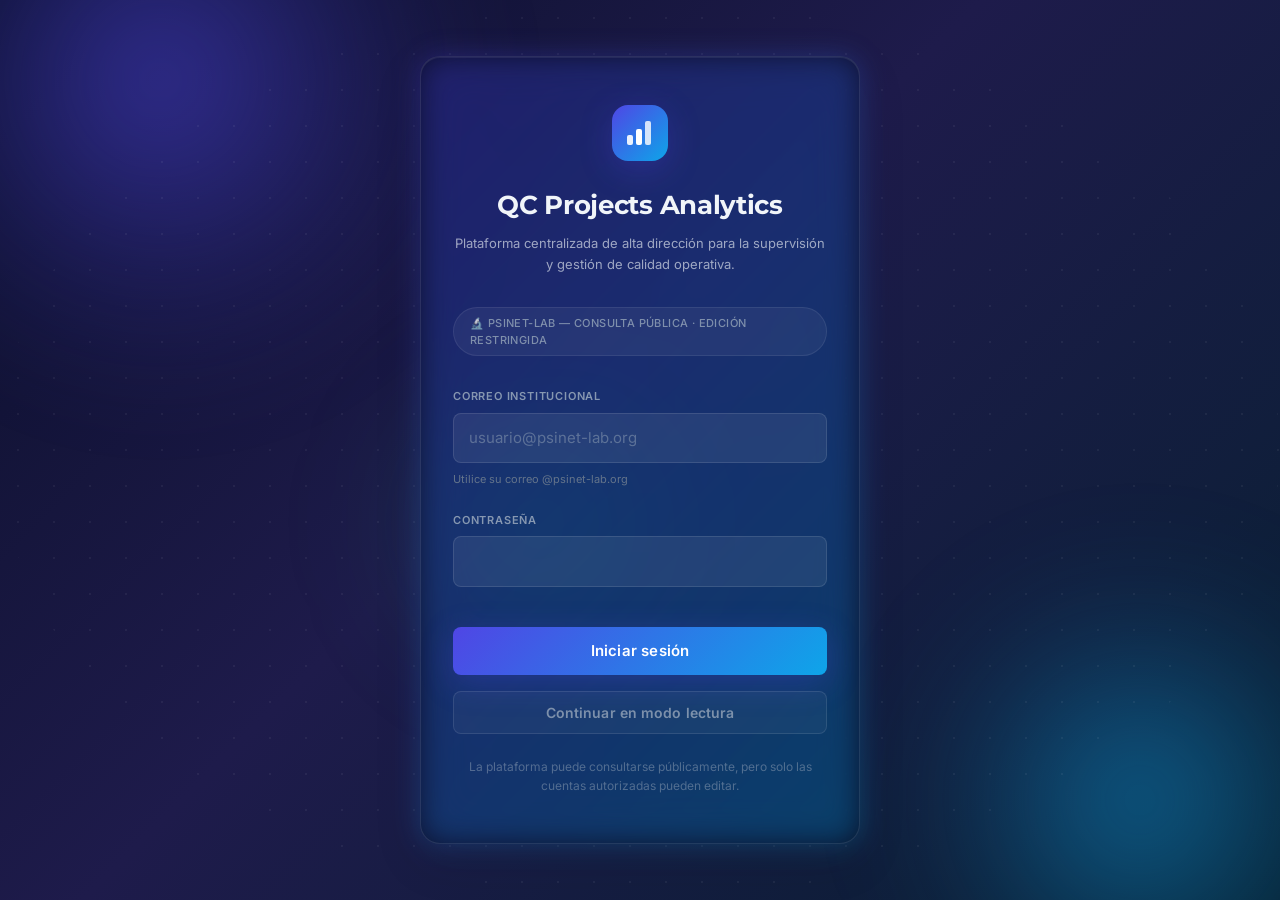
<file: index.html>
<!DOCTYPE html>
<html lang="es">

<head>
    <meta charset="UTF-8">
    <meta name="viewport" content="width=device-width, initial-scale=1.0">
    <meta name="description" content="Inicio de sesión — Plataforma Analítica QC. Acceso público en modo lectura y edición restringida a cuentas autorizadas.">
    <meta name="robots" content="noindex, nofollow">

    <title>Iniciar sesión — QC Projects Analytics</title>

    <!-- Legacy-browser support: polyfills and feature-detection flags.
         Loaded synchronously so flags are available before CSS renders. -->
    <script src="browser-support.js"></script>

    <!-- Stylesheets (ordered from generic to specific) -->
    <link rel="stylesheet" href="css/reset.css">
    <link rel="stylesheet" href="css/themes.css">
    <link rel="stylesheet" href="css/layout.css">
    <link rel="stylesheet" href="css/components.css">
    <link rel="stylesheet" href="css/auth.css">
    <link rel="stylesheet" href="css/hero.css">
    <link rel="stylesheet" href="css/legacy.css">
</head>

<body class="theme-light auth-page">

    <!-- ════════════════════════════════════════════════════════════════
         HERO BACKGROUND — parallax layers (purely decorative)
         ════════════════════════════════════════════════════════════════ -->
    <div class="hero-bg" aria-hidden="true" id="hero-bg">
        <div class="hero-layer hero-layer--orb-1"></div>
        <div class="hero-layer hero-layer--orb-2"></div>
        <div class="hero-layer hero-layer--orb-3"></div>
        <div class="hero-layer hero-layer--grid"></div>
    </div>

    <!-- Accessibility: skip directly to the login form -->
    <a class="skip-link" href="#login-form">Ir al formulario de inicio de sesión</a>

    <!-- Inform users with JavaScript disabled -->
    <noscript>
        <p class="noscript-banner" role="alert">
            JavaScript está desactivado. Esta plataforma requiere JavaScript para funcionar.
            Por favor, habilítelo en la configuración de su navegador.
        </p>
    </noscript>

    <!-- ════════════════════════════════════════════════════════════════
         LOGIN CARD
         ════════════════════════════════════════════════════════════════ -->
    <main id="main-content" role="main" aria-label="Inicio de sesión">

        <section class="auth-container" aria-labelledby="login-heading">

            <!-- Brand icon -->
            <div class="auth-brand" aria-hidden="true">
                <div class="auth-brand-icon">
                    <svg width="28" height="28" viewBox="0 0 28 28" fill="none"
                         aria-hidden="true" focusable="false"
                         xmlns="http://www.w3.org/2000/svg">
                        <rect x="1"  y="16" width="6" height="10" rx="2"
                              fill="white" opacity="0.90"/>
                        <rect x="10" y="10" width="6" height="16" rx="2"
                              fill="white"/>
                        <rect x="19" y="2"  width="6" height="24" rx="2"
                              fill="white" opacity="0.80"/>
                    </svg>
                </div>
            </div>

            <!-- Header -->
            <header class="auth-header">
                <h1 id="login-heading">QC Projects Analytics</h1>
                <p class="auth-subtitle">
                    Plataforma centralizada de alta dirección para la supervisión
                    y gestión de calidad operativa.
                </p>
            </header>

            <!-- Institution badge -->
            <div class="auth-institution" aria-label="Institución">
                🔬 PsiNet-LAB — Consulta pública · Edición restringida
            </div>

            <!-- Login form -->
            <form
                id="login-form"
                class="auth-form"
                novalidate
                aria-label="Formulario de inicio de sesión"
            >
                <div class="form-group">
                    <label for="email">Correo institucional</label>
                    <input
                        type="email"
                        id="email"
                        name="email"
                        class="form-control"
                        autocomplete="email"
                        required
                        placeholder="usuario@psinet-lab.org"
                        aria-required="true"
                        aria-describedby="email-hint"
                    >
                    <span id="email-hint" class="multiselect-hint">
                        Utilice su correo @psinet-lab.org
                    </span>
                </div>

                <div class="form-group">
                    <label for="password">Contraseña</label>
                    <input
                        type="password"
                        id="password"
                        name="password"
                        class="form-control"
                        autocomplete="current-password"
                        required
                        aria-required="true"
                    >
                </div>

                <!-- Error message (hidden until auth fails) -->
                <div
                    id="login-error"
                    class="form-error"
                    role="alert"
                    aria-live="polite"
                    hidden
                ></div>

                <button
                    type="submit"
                    class="btn btn-primary btn-full"
                    id="login-btn"
                >
                    <span id="btn-text">Iniciar sesión</span>
                    <span id="btn-loading" hidden aria-hidden="true">Verificando…</span>
                </button>
            </form>

            <a
                class="btn btn-secondary btn-full auth-guest-link"
                href="app.html"
                aria-label="Continuar a la plataforma en modo lectura"
            >
                Continuar en modo lectura
            </a>

            <footer class="auth-footer">
                <p>La plataforma puede consultarse públicamente, pero solo las cuentas autorizadas pueden editar.</p>
            </footer>

        </section>

    </main>

    <!-- JavaScript modules (config and auth only — no app data needed here) -->
    <script src="js/config.js"></script>
    <script src="js/sha256.js"></script>
    <script src="js/auth.js"></script>

    <!-- Parallax effect for the hero background -->
    <script src="js/parallax.js"></script>

    <script>
        (function () {
            'use strict';
            /* Redirect to dashboard if a session is already active */
            if (QC.Auth.isLoggedIn()) {
                window.location.href = 'app.html';
                return;
            }
            /* Wire the login form */
            QC.Auth.initLoginForm();
        }());
    </script>

</body>
</html>
</file>
<file: css/themes.css>
/* themes.css — CSS custom properties for light and dark themes.
 * Single Responsibility: define all design tokens used across the platform.
 * Legacy browsers that do not support CSS variables will read static fallback
 * values declared in legacy.css via the .no-css-vars class.
 */

@import url('https://fonts.googleapis.com/css2?family=Inter:wght@300;400;500;600&family=Montserrat:wght@400;600;700&display=swap');

/* ── Light theme (default) ──────────────────────────────────────────── */
:root {
    /* Core palette */
    --clr-bg:             #EEF2FF;
    --clr-bg-alt:         #F8FAFF;
    --clr-card-bg:        rgba(255, 255, 255, 0.95);
    --clr-card-bg-solid:  #FFFFFF;
    --clr-text:           #0F172A;
    --clr-subtext:        #64748B;
    --clr-border:         #CBD5E1;
    --clr-border-focus:   rgba(79, 70, 229, 0.45);
    --clr-shadow:         rgba(15, 23, 42, 0.10);

    /* Brand accent */
    --clr-accent:         #4F46E5;
    --clr-accent-hover:   #4338CA;
    --clr-accent-rgb:     79, 70, 229;
    --clr-accent-2:       #0EA5E9;
    --clr-accent-2-rgb:   14, 165, 233;

    /* Semantic colours */
    --clr-success:        #10B981;
    --clr-danger:         #EF4444;
    --clr-warning:        #F59E0B;
    --clr-input-bg:       #FFFFFF;

    /* Status badges */
    --clr-status-approved: #BBF7D0;
    --clr-status-review:   #FDE68A;
    --clr-status-progress: #BAE6FD;
    --clr-status-pending:  #E2E8F0;

    /* Gradients */
    --gradient-hero:   linear-gradient(135deg, #0B0F2A 0%, #1E1B4B 45%, #082032 100%);
    --gradient-accent: linear-gradient(135deg, #4F46E5 0%, #0EA5E9 100%);

    /* Elevation shadows */
    --shadow-xs:     0 1px 3px rgba(15, 23, 42, 0.06);
    --shadow-sm:     0 2px 8px rgba(15, 23, 42, 0.08), 0 1px 4px rgba(15, 23, 42, 0.04);
    --shadow-md:     0 4px 20px rgba(15, 23, 42, 0.10), 0 2px 8px rgba(15, 23, 42, 0.06);
    --shadow-lg:     0 16px 48px rgba(15, 23, 42, 0.14), 0 8px 20px rgba(15, 23, 42, 0.06);
    --shadow-accent: 0 8px 32px rgba(79, 70, 229, 0.28);

    /* Typography */
    --font-body:    'Inter', 'Helvetica Neue', Helvetica, Arial, sans-serif;
    --font-heading: 'Montserrat', 'Helvetica Neue', Helvetica, Arial, sans-serif;
    --font-mono:    'SF Mono', 'Cascadia Code', 'Consolas', monospace;

    /* Spacing scale */
    --space-xs:  4px;
    --space-sm:  8px;
    --space-md:  16px;
    --space-lg:  24px;
    --space-xl:  32px;
    --space-2xl: 48px;
    --space-3xl: 64px;

    /* Border radii */
    --radius-xs:   4px;
    --radius-sm:   8px;
    --radius-md:   14px;
    --radius-lg:   20px;
    --radius-pill: 9999px;

    /* Sidebar width */
    --sidebar-w: 272px;

    /* Transitions */
    --transition-fast: 0.18s ease;
    --transition-med:  0.30s ease;
    --transition-slow: 0.50s ease;
}

/* ── Dark theme override ─────────────────────────────────────────────── */
.theme-dark {
    --clr-bg:             #080C18;
    --clr-bg-alt:         #0D1226;
    --clr-card-bg:        rgba(13, 18, 40, 0.95);
    --clr-card-bg-solid:  #0D1226;
    --clr-text:           #F1F5F9;
    --clr-subtext:        #94A3B8;
    --clr-border:         #1E2B47;
    --clr-border-focus:   rgba(129, 140, 248, 0.45);
    --clr-shadow:         rgba(0, 0, 0, 0.42);

    --clr-accent:         #818CF8;
    --clr-accent-hover:   #A5B4FC;
    --clr-accent-rgb:     129, 140, 248;
    --clr-accent-2:       #38BDF8;
    --clr-accent-2-rgb:   56, 189, 248;

    --clr-danger:         #F87171;
    --clr-warning:        #FBB040;
    --clr-input-bg:       #0D1530;

    --shadow-xs:     0 1px 3px rgba(0, 0, 0, 0.18);
    --shadow-sm:     0 2px 8px rgba(0, 0, 0, 0.24);
    --shadow-md:     0 4px 20px rgba(0, 0, 0, 0.32);
    --shadow-lg:     0 16px 48px rgba(0, 0, 0, 0.44);
    --shadow-accent: 0 8px 32px rgba(129, 140, 248, 0.20);
}
</file>
<file: css/layout.css>
/* layout.css — Page structure: sidebar + main content.
 * Single Responsibility: control the overall spatial arrangement.
 * Progressive Enhancement: flex base layout, grid upgrade via @supports.
 */

/* ── Body base (flex column fallback) ───────────────────────────────── */
body {
    background-color: var(--clr-bg);
    color: var(--clr-text);
    font-family: var(--font-body);
    display: -ms-flexbox;
    display: flex;
    -ms-flex-direction: row;
    flex-direction: row;
    transition: background-color var(--transition-med), color var(--transition-med);
}

/* ── Sidebar — always-dark premium navigation panel ─────────────────── */
/*
 * The sidebar overrides CSS custom properties within its own scope,
 * creating a permanently dark panel regardless of the active page theme.
 * All child components (.sidebar-title, .btn-secondary, etc.) that use
 * these variables automatically render with the dark palette.
 */
.sidebar {
    /* Scoped dark-palette tokens */
    --clr-text:           #E2E8F0;
    --clr-subtext:        #94A3B8;
    --clr-border:         #2A3653;
    --clr-bg:             #0F1628;
    --clr-bg-alt:         #0F1628;
    --clr-card-bg:        rgba(255, 255, 255, 0.04);
    --clr-card-bg-solid:  #0B1020;
    --clr-shadow:         rgba(0, 0, 0, 0.45);
    --clr-input-bg:       rgba(255, 255, 255, 0.06);
    --clr-accent:         #818CF8;
    --clr-accent-hover:   #A5B4FC;

    width: var(--sidebar-w);
    min-height: 100vh;
    background: linear-gradient(180deg, #161B35 0%, #0B1020 100%);
    border-right: 1px solid rgba(255, 255, 255, 0.06);
    padding: var(--space-lg);
    display: -ms-flexbox;
    display: flex;
    -ms-flex-direction: column;
    flex-direction: column;
    gap: var(--space-md);
    position: fixed;
    top: 0;
    left: 0;
    bottom: 0;
    z-index: 200;
    overflow-y: auto;
    transform: translateX(0);
    transition:
        transform var(--transition-med);
}

/* Gradient accent strip at the very top */
.sidebar::before {
    content: '';
    position: absolute;
    top: 0;
    left: 0;
    right: 0;
    height: 2px;
    background: var(--gradient-accent,
        linear-gradient(135deg, #4F46E5 0%, #0EA5E9 100%));
    z-index: 1;
    pointer-events: none;
}

/* Collapsed state (mobile) */
.sidebar--collapsed {
    transform: translateX(calc(-1 * var(--sidebar-w)));
}

/* ── Main application wrapper ────────────────────────────────────────── */
.app-layout {
    margin-left: var(--sidebar-w);
    -ms-flex: 1 1 auto;
    flex: 1 1 auto;
    display: -ms-flexbox;
    display: flex;
    -ms-flex-direction: column;
    flex-direction: column;
    min-height: 100vh;
    transition: margin-left var(--transition-med);
}

.app-layout--full {
    margin-left: 0;
}

/* ── Application header ──────────────────────────────────────────────── */
.app-header {
    padding: var(--space-xl) var(--space-xl) var(--space-lg);
    display: -ms-flexbox;
    display: flex;
    -ms-flex-align: center;
    align-items: center;
    gap: var(--space-md);
    background-color: var(--clr-bg-alt, var(--clr-bg));
    border-bottom: 1px solid var(--clr-border);
    position: relative;
}

/* Thin accent underline on the header */
.app-header::after {
    content: '';
    position: absolute;
    bottom: -1px;
    left: var(--space-xl);
    width: 100px;
    height: 2px;
    background: var(--gradient-accent,
        linear-gradient(135deg, #4F46E5 0%, #0EA5E9 100%));
    border-radius: var(--radius-pill);
}

.sidebar-toggle {
    display: none;
    font-size: 22px;
    padding: var(--space-sm);
    color: var(--clr-text);
    background: none;
    border: 1px solid var(--clr-border);
    border-radius: var(--radius-sm);
    cursor: pointer;
    -ms-flex-negative: 0;
    flex-shrink: 0;
    transition: background-color var(--transition-fast);
}

.sidebar-toggle:hover {
    background-color: var(--clr-bg-alt, var(--clr-bg));
}

.app-header-title {
    -ms-flex: 1 1 auto;
    flex: 1 1 auto;
}

/* ── Tab navigation ──────────────────────────────────────────────────── */
.tab-nav {
    padding: 0 var(--space-xl);
    display: -ms-flexbox;
    display: flex;
    gap: 0;
    border-bottom: 2px solid var(--clr-border);
    background-color: var(--clr-bg-alt, var(--clr-bg));
}

/* ── Main content area ───────────────────────────────────────────────── */
main {
    padding: var(--space-xl);
    -ms-flex: 1 1 auto;
    flex: 1 1 auto;
}

/* ── Two-column content grid ─────────────────────────────────────────── */
.content-grid {
    display: -ms-flexbox;
    display: flex;
    gap: var(--space-lg);
    margin: var(--space-lg) 0;
    -ms-flex-wrap: wrap;
    flex-wrap: wrap;
}

.content-col {
    -ms-flex: 1 1 300px;
    flex: 1 1 300px;
    min-width: 0;
}

.content-col--wide {
    -ms-flex: 2 1 500px;
    flex: 2 1 500px;
}

/* ── Team assignment grid ────────────────────────────────────────────── */
.team-assignment-grid {
    display: -ms-flexbox;
    display: flex;
    gap: var(--space-lg);
    -ms-flex-wrap: wrap;
    flex-wrap: wrap;
}

.team-assignment-grid > * {
    -ms-flex: 1 1 260px;
    flex: 1 1 260px;
}

/* ── Metrics grid ────────────────────────────────────────────────────── */
.metrics-grid {
    display: -ms-flexbox;
    display: flex;
    gap: var(--space-md);
    -ms-flex-wrap: wrap;
    flex-wrap: wrap;
    margin-bottom: var(--space-lg);
}

.metric-card {
    -ms-flex: 1 1 180px;
    flex: 1 1 180px;
}

/* Progressive enhancement: CSS Grid for larger viewports */
@supports (display: grid) {
    .metrics-grid {
        display: grid;
        grid-template-columns: repeat(4, 1fr);
    }

    .content-grid {
        display: grid;
        grid-template-columns: 1fr 2fr;
        -ms-flex-wrap: unset;
        flex-wrap: unset;
    }

    .team-assignment-grid {
        display: grid;
        grid-template-columns: 1fr 2fr;
    }
}

/* ── Download section ────────────────────────────────────────────────── */
.download-section {
    margin: var(--space-lg) 0;
}

.section-divider {
    border: none;
    border-top: 1px solid var(--clr-border);
    margin: var(--space-lg) 0;
}

/* ── Chart container ─────────────────────────────────────────────────── */
.chart-container {
    position: relative;
    min-height: 320px;
    max-height: 480px;
}

/* ── Overlay (sidebar backdrop on mobile) ────────────────────────────── */
.sidebar-overlay {
    display: none;
    position: fixed;
    inset: 0;
    background: rgba(0, 0, 0, 0.55);
    z-index: 199;
}

.sidebar-overlay--visible {
    display: block;
}

/* ── Responsive: hide sidebar on small screens ───────────────────────── */
@media (max-width: 768px) {
    .sidebar {
        transform: translateX(calc(-1 * var(--sidebar-w)));
    }

    .sidebar--open {
        transform: translateX(0);
    }

    .app-layout {
        margin-left: 0;
    }

    .sidebar-toggle {
        display: -ms-inline-flexbox;
        display: inline-flex;
    }

    .content-grid,
    .team-assignment-grid {
        -ms-flex-direction: column;
        flex-direction: column;
    }

    @supports (display: grid) {
        .metrics-grid {
            grid-template-columns: repeat(2, 1fr);
        }

        .content-grid,
        .team-assignment-grid {
            grid-template-columns: 1fr;
        }
    }

    main {
        padding: var(--space-md);
    }

    .app-header {
        padding: var(--space-md);
    }

    .tab-nav {
        padding: 0 var(--space-md);
        overflow-x: auto;
        -webkit-overflow-scrolling: touch;
    }
}
</file>
<file: css/components.css>
/* components.css — Reusable UI components.
 * Single Responsibility: style atoms and molecules (cards, tabs, buttons,
 * badges, sidebar elements, form controls, loading state).
 */

/* ── Typography ──────────────────────────────────────────────────────── */
h1, h2, h3, .app-title, .section-title, .sidebar-title {
    font-family: var(--font-heading);
    font-weight: 300;
    color: var(--clr-text);
    letter-spacing: -0.5px;
}

.app-title {
    font-size: 1.8rem;
    font-weight: 700;
    margin-bottom: var(--space-xs);
    letter-spacing: -0.6px;
}

.app-subtitle {
    color: var(--clr-subtext);
    font-size: 0.9rem;
    font-weight: 400;
}

.section-title {
    font-size: 1rem;
    font-weight: 600;
    margin-bottom: var(--space-md);
    color: var(--clr-text);
    font-family: var(--font-heading);
    position: relative;
    padding-left: var(--space-md);
}

/* Accent bar left of section titles */
.section-title::before {
    content: '';
    position: absolute;
    left: 0;
    top: 50%;
    -webkit-transform: translateY(-50%);
    transform: translateY(-50%);
    width: 3px;
    height: 75%;
    background: var(--gradient-accent,
        linear-gradient(135deg, #4F46E5 0%, #0EA5E9 100%));
    border-radius: var(--radius-pill);
}

/* ── KPI Metric Card ─────────────────────────────────────────────────── */
.metric-card {
    background-color: var(--clr-card-bg);
    border: 1px solid var(--clr-border);
    border-radius: var(--radius-md);
    padding: 22px 26px;
    box-shadow: var(--shadow-sm, 0 2px 8px rgba(15, 23, 42, 0.08));
    transition:
        transform      var(--transition-med),
        box-shadow     var(--transition-med),
        border-color   var(--transition-med);
    /* Top-accent colour for first card (overridden per nth-child below) */
    border-top: 3px solid var(--clr-accent);
    border-top-left-radius:  var(--radius-md);
    border-top-right-radius: var(--radius-md);
}

/* Per-card accent colours — adds visual variety and encoding */
.metrics-grid .metric-card:nth-child(1) { border-top-color: var(--clr-accent);   }
.metrics-grid .metric-card:nth-child(2) { border-top-color: var(--clr-accent-2); }
.metrics-grid .metric-card:nth-child(3) { border-top-color: var(--clr-success);  }
.metrics-grid .metric-card:nth-child(4) { border-top-color: var(--clr-warning);  }

.metric-card:hover {
    transform: translateY(-4px);
    box-shadow: var(--shadow-md, 0 4px 20px rgba(15, 23, 42, 0.12));
    border-color: var(--clr-accent);
}

/* Suppress hover animation if user prefers reduced motion */
@media (prefers-reduced-motion: reduce) {
    .metric-card:hover {
        transform: none;
    }
}

.metric-card__label {
    color: var(--clr-subtext);
    font-size: 11px;
    text-transform: uppercase;
    letter-spacing: 1.2px;
    margin-bottom: var(--space-sm);
    font-weight: 600;
}

.metric-card__value {
    color: var(--clr-text);
    font-size: 2.2rem;
    font-weight: 700;
    font-family: var(--font-heading);
    line-height: 1;
    letter-spacing: -1px;
}

/* Progressive: backdrop-filter on metric cards (modern browsers only) */
@supports (backdrop-filter: blur(1px)) or (-webkit-backdrop-filter: blur(1px)) {
    .metric-card {
        -webkit-backdrop-filter: blur(4px);
        backdrop-filter: blur(4px);
    }
}

/* ── Card ────────────────────────────────────────────────────────────── */
.card {
    background-color: var(--clr-card-bg);
    border: 1px solid var(--clr-border);
    border-radius: var(--radius-md);
    padding: var(--space-lg);
    box-shadow: var(--shadow-xs, 0 1px 3px rgba(15, 23, 42, 0.06));
}

/* ── Styled section (named card variant) ─────────────────────────────── */
.styled-section {
    background-color: var(--clr-card-bg);
    border: 1px solid var(--clr-border);
    padding: var(--space-lg);
    border-radius: var(--radius-md);
    margin-bottom: var(--space-lg);
    color: var(--clr-text);
    box-shadow: var(--shadow-xs, 0 1px 3px rgba(15, 23, 42, 0.06));
}

/* ── Tab navigation ──────────────────────────────────────────────────── */
.tab-btn {
    height: 48px;
    padding: 0 var(--space-lg);
    background: none;
    border: none;
    border-bottom: 2px solid transparent;
    border-radius: 0;
    color: var(--clr-subtext);
    font-family: var(--font-heading);
    font-weight: 500;
    font-size: 14px;
    cursor: pointer;
    white-space: nowrap;
    margin-bottom: -2px; /* flush with tab-nav border-bottom */
    transition:
        color         var(--transition-fast),
        border-color  var(--transition-fast);
}

.tab-btn--active,
.tab-btn[aria-selected="true"] {
    color: var(--clr-accent);
    border-bottom: 2px solid var(--clr-accent);
    font-weight: 600;
}

.tab-btn:hover:not(.tab-btn--active):not([aria-selected="true"]) {
    color: var(--clr-text);
}

.tab-btn:focus-visible {
    outline: 2px solid var(--clr-accent);
    outline-offset: 2px;
    border-radius: var(--radius-xs);
}

/* ── Tab panels ──────────────────────────────────────────────────────── */
.tab-panel {
    display: block;
}

.tab-panel--hidden {
    display: none;
}

/* ── Buttons ─────────────────────────────────────────────────────────── */
.btn {
    display: -ms-inline-flexbox;
    display: inline-flex;
    -ms-flex-align: center;
    align-items: center;
    gap: var(--space-sm);
    padding: 10px var(--space-lg);
    border-radius: var(--radius-sm);
    font-size: 14px;
    font-weight: 600;
    cursor: pointer;
    transition:
        background-color var(--transition-fast),
        opacity          var(--transition-fast),
        transform        var(--transition-fast),
        box-shadow       var(--transition-fast);
    border: none;
    letter-spacing: 0.1px;
}

.btn:focus-visible {
    outline: 2px solid var(--clr-accent);
    outline-offset: 2px;
}

.btn:disabled {
    opacity: 0.50;
    cursor: not-allowed;
}

.btn-primary {
    background: var(--gradient-accent,
        linear-gradient(135deg, #4F46E5 0%, #0EA5E9 100%));
    color: #FFFFFF;
    box-shadow: var(--shadow-accent, 0 6px 20px rgba(79, 70, 229, 0.28));
}

.btn-primary:hover:not(:disabled) {
    opacity: 0.88;
    transform: translateY(-1px);
    box-shadow: 0 10px 32px rgba(79, 70, 229, 0.36);
}

.btn-primary:active:not(:disabled) {
    transform: translateY(0);
    opacity: 1;
}

.btn-secondary {
    background-color: transparent;
    color: var(--clr-text);
    border: 1px solid var(--clr-border);
}

.btn-secondary:hover:not(:disabled) {
    background-color: var(--clr-bg-alt, var(--clr-bg));
    border-color: var(--clr-accent);
    color: var(--clr-accent);
}

.btn-danger {
    background-color: var(--clr-danger);
    color: #FFFFFF;
}

.btn-full {
    width: 100%;
    -ms-flex-pack: center;
    justify-content: center;
}

/* ── Status badge ────────────────────────────────────────────────────── */
.status-badge {
    display: -ms-inline-flexbox;
    display: inline-flex;
    -ms-flex-align: center;
    align-items: center;
    padding: 3px 10px;
    border-radius: var(--radius-pill);
    font-size: 11px;
    font-weight: 600;
    white-space: nowrap;
    color: #0F172A;
    letter-spacing: 0.3px;
}

.status-badge--approved  { background-color: var(--clr-status-approved); }
.status-badge--review    { background-color: var(--clr-status-review);   }
.status-badge--progress  { background-color: var(--clr-status-progress); }
.status-badge--pending   { background-color: var(--clr-status-pending);  }

/* ── Progress bar (researcher profiles) ─────────────────────────────── */
.progress-bar {
    background-color: var(--clr-border);
    border-radius: var(--radius-pill);
    height: 6px;
    overflow: hidden;
    display: block;
    min-width: 60px;
}

.progress-bar__fill {
    height: 100%;
    background: var(--gradient-accent,
        linear-gradient(90deg, #4F46E5 0%, #0EA5E9 100%));
    border-radius: var(--radius-pill);
    transition: width var(--transition-med);
}

/* ── Sidebar components ──────────────────────────────────────────────── */
.sidebar-header {
    margin-bottom: var(--space-sm);
    padding-top: var(--space-sm); /* clear the accent strip ::before */
}

.sidebar-title {
    font-size: 0.95rem;
    font-weight: 700;
    color: var(--clr-text);
    letter-spacing: -0.2px;
}

.sidebar-divider {
    border: none;
    border-top: 1px solid var(--clr-border);
    margin: var(--space-sm) 0;
}

.sidebar-fieldset {
    border: none;
    display: -ms-flexbox;
    display: flex;
    -ms-flex-direction: column;
    flex-direction: column;
    gap: var(--space-sm);
}

.sidebar-legend {
    font-size: 11px;
    text-transform: uppercase;
    letter-spacing: 1.2px;
    color: var(--clr-subtext);
    margin-bottom: var(--space-sm);
    font-weight: 600;
}

.sidebar-radio {
    display: -ms-flexbox;
    display: flex;
    -ms-flex-align: center;
    align-items: center;
    gap: var(--space-sm);
    font-size: 13px;
    color: var(--clr-text);
    cursor: pointer;
    padding: 4px 0;
}

.sidebar-radio input[type="radio"] {
    accent-color: var(--clr-accent);
}

.sidebar-user {
    margin-top: auto;
    padding: var(--space-md);
    background-color: var(--clr-bg);
    border: 1px solid var(--clr-border);
    border-radius: var(--radius-sm);
}

.sidebar-user__name {
    font-weight: 600;
    font-size: 13px;
    color: var(--clr-text);
    margin-bottom: var(--space-xs);
}

.sidebar-user__email {
    font-size: 11px;
    color: var(--clr-subtext);
}

/* ── Form elements ───────────────────────────────────────────────────── */
.form-group {
    display: -ms-flexbox;
    display: flex;
    -ms-flex-direction: column;
    flex-direction: column;
    gap: var(--space-xs);
    margin-bottom: var(--space-md);
}

.form-group label {
    font-size: 12px;
    font-weight: 600;
    color: var(--clr-subtext);
    text-transform: uppercase;
    letter-spacing: 0.6px;
}

.form-control {
    padding: 10px 13px;
    border: 1px solid var(--clr-border);
    border-radius: var(--radius-sm);
    background-color: var(--clr-input-bg);
    color: var(--clr-text);
    font-size: 14px;
    transition:
        border-color var(--transition-fast),
        box-shadow   var(--transition-fast);
}

.form-control:focus {
    outline: none;
    border-color: var(--clr-accent);
    box-shadow: 0 0 0 3px rgba(var(--clr-accent-rgb, 79, 70, 229), 0.15);
}

select.form-control {
    cursor: pointer;
}

select[multiple].form-control {
    min-height: 120px;
}

/* ── Researcher filter hint ──────────────────────────────────────────── */
.multiselect-hint {
    font-size: 11px;
    color: var(--clr-subtext);
    margin-top: var(--space-xs);
}

/* ── Empty / info messages ───────────────────────────────────────────── */
.info-message {
    padding: var(--space-lg);
    text-align: center;
    color: var(--clr-subtext);
    font-size: 14px;
    background-color: var(--clr-card-bg);
    border: 1px solid var(--clr-border);
    border-radius: var(--radius-md);
}

/* ── Loading indicator ───────────────────────────────────────────────── */
.loading-overlay {
    position: fixed;
    inset: 0;
    display: -ms-flexbox;
    display: flex;
    -ms-flex-direction: column;
    flex-direction: column;
    -ms-flex-align: center;
    align-items: center;
    -ms-flex-pack: center;
    justify-content: center;
    z-index: 500;
    background-color: rgba(238, 242, 255, 0.95); /* solid fallback */
    transition: opacity 0.4s ease;
}

@supports (backdrop-filter: blur(1px)) or (-webkit-backdrop-filter: blur(1px)) {
    .loading-overlay {
        background-color: rgba(238, 242, 255, 0.75);
        -webkit-backdrop-filter: blur(6px);
        backdrop-filter: blur(6px);
    }
}

.loading-overlay[hidden] {
    display: none;
}

.loading-spinner {
    width: 44px;
    height: 44px;
    border: 3px solid var(--clr-border);
    border-top-color: var(--clr-accent);
    border-radius: 50%;
}

@supports (animation: spin 0.8s linear infinite) {
    .loading-spinner {
        animation: spin 0.8s linear infinite;
    }

    @keyframes spin {
        to { transform: rotate(360deg); }
    }
}

.loading-text {
    margin-top: 14px;
    color: var(--clr-subtext);
    font-size: 14px;
    font-weight: 500;
}

/* ── Toast notification ──────────────────────────────────────────────── */
.toast {
    position: fixed;
    bottom: var(--space-lg);
    right: var(--space-lg);
    z-index: 1000;
    background-color: var(--clr-card-bg);
    border: 1px solid var(--clr-border);
    border-radius: var(--radius-md);
    padding: var(--space-md) var(--space-lg);
    box-shadow: var(--shadow-lg, 0 16px 48px rgba(15, 23, 42, 0.14));
    font-size: 14px;
    color: var(--clr-text);
    max-width: 340px;
    opacity: 0;
    -webkit-transform: translateY(10px);
    transform: translateY(10px);
    transition:
        opacity    var(--transition-fast),
        transform  var(--transition-fast);
}

.toast--visible {
    opacity: 1;
    -webkit-transform: translateY(0);
    transform: translateY(0);
}

.toast--success { border-left: 4px solid var(--clr-success); }
.toast--error   { border-left: 4px solid var(--clr-danger);  }
</file>
<file: css/auth.css>
/* auth.css — Login page styles.
 * Single Responsibility: style the authentication / login screen.
 */

/* ── Login page body override ────────────────────────────────────────── */
body.auth-page {
    -ms-flex-direction: column;
    flex-direction: column;
    -ms-flex-pack: center;
    justify-content: center;
    -ms-flex-align: center;
    align-items: center;
    min-height: 100vh;
    padding: var(--space-lg);
    background-color: transparent; /* hero-bg shows through */
}

/* ── Auth container (glassmorphic card) ──────────────────────────────── */
.auth-container {
    width: 100%;
    max-width: 440px;
    background-color: rgba(8, 12, 32, 0.72);
    border: 1px solid rgba(255, 255, 255, 0.11);
    border-radius: var(--radius-lg);
    padding: var(--space-2xl) var(--space-xl);
    box-shadow: var(--shadow-lg, 0 16px 48px rgba(0, 0, 0, 0.5)),
                inset 0 1px 0 rgba(255, 255, 255, 0.08);
    position: relative;
}

@supports (backdrop-filter: blur(1px)) or (-webkit-backdrop-filter: blur(1px)) {
    .auth-container {
        background-color: rgba(8, 12, 32, 0.60);
        -webkit-backdrop-filter: blur(24px) saturate(160%);
        backdrop-filter: blur(24px) saturate(160%);
    }
}

/* Gradient glow halo behind the card */
.auth-container::before {
    content: '';
    position: absolute;
    inset: -1px;
    border-radius: inherit;
    background: var(--gradient-accent,
        linear-gradient(135deg, #4F46E5 0%, #0EA5E9 100%));
    z-index: -1;
    opacity: 0.30;
    filter: blur(14px);
    pointer-events: none;
}

/* ── Brand icon ──────────────────────────────────────────────────────── */
.auth-brand {
    display: -ms-flexbox;
    display: flex;
    -ms-flex-pack: center;
    justify-content: center;
    margin-bottom: var(--space-lg);
}

.auth-brand-icon {
    width: 56px;
    height: 56px;
    border-radius: 16px;
    background: var(--gradient-accent,
        linear-gradient(135deg, #4F46E5 0%, #0EA5E9 100%));
    display: -ms-flexbox;
    display: flex;
    -ms-flex-align: center;
    align-items: center;
    -ms-flex-pack: center;
    justify-content: center;
    font-size: 26px;
    box-shadow: var(--shadow-accent, 0 8px 32px rgba(79, 70, 229, 0.38));
}

/* ── Auth header ─────────────────────────────────────────────────────── */
.auth-header {
    text-align: center;
    margin-bottom: var(--space-xl);
}

.auth-header h1 {
    font-size: 1.65rem;
    font-weight: 700;
    color: #F1F5F9;
    margin-bottom: var(--space-sm);
    letter-spacing: -0.3px;
}

.auth-subtitle {
    font-size: 13px;
    color: rgba(241, 245, 249, 0.62);
    line-height: 1.65;
}

/* ── Institution badge ───────────────────────────────────────────────── */
.auth-institution {
    display: -ms-flexbox;
    display: flex;
    -ms-flex-align: center;
    align-items: center;
    -ms-flex-pack: center;
    justify-content: center;
    gap: var(--space-sm);
    font-size: 11px;
    color: rgba(148, 163, 184, 0.82);
    margin-bottom: var(--space-xl);
    padding: 7px var(--space-md);
    background-color: rgba(255, 255, 255, 0.05);
    border-radius: var(--radius-pill);
    border: 1px solid rgba(255, 255, 255, 0.08);
    letter-spacing: 0.4px;
    text-transform: uppercase;
    font-weight: 500;
}

/* ── Auth form ───────────────────────────────────────────────────────── */
.auth-form .form-group {
    margin-bottom: var(--space-lg);
}

.auth-form .form-group label {
    font-size: 11px;
    font-weight: 600;
    color: rgba(148, 163, 184, 0.90);
    text-transform: uppercase;
    letter-spacing: 0.8px;
    margin-bottom: var(--space-xs);
    display: block;
}

/* ── Inputs: adapted for the dark hero background ────────────────────── */
.auth-page .form-control {
    background-color: rgba(255, 255, 255, 0.07);
    border: 1px solid rgba(255, 255, 255, 0.11);
    color: #F1F5F9;
    padding: 13px 15px;
    font-size: 15px;
    border-radius: var(--radius-sm);
    width: 100%;
    transition:
        border-color    var(--transition-fast),
        box-shadow      var(--transition-fast),
        background-color var(--transition-fast);
}

.auth-page .form-control::-webkit-input-placeholder { color: rgba(148, 163, 184, 0.50); }
.auth-page .form-control::-moz-placeholder          { color: rgba(148, 163, 184, 0.50); }
.auth-page .form-control:-ms-input-placeholder      { color: rgba(148, 163, 184, 0.50); }
.auth-page .form-control::placeholder               { color: rgba(148, 163, 184, 0.50); }

.auth-page .form-control:focus {
    outline: none;
    border-color: rgba(129, 140, 248, 0.55);
    background-color: rgba(255, 255, 255, 0.10);
    box-shadow: 0 0 0 3px rgba(79, 70, 229, 0.18);
}

/* ── Error message ───────────────────────────────────────────────────── */
.form-error {
    padding: 10px 14px;
    background-color: rgba(239, 68, 68, 0.12);
    border: 1px solid rgba(239, 68, 68, 0.28);
    border-left: 3px solid #EF4444;
    border-radius: var(--radius-sm);
    color: #FCA5A5;
    font-size: 13px;
    margin-bottom: var(--space-md);
}

.form-error[hidden] {
    display: none;
}

/* ── Submit button ───────────────────────────────────────────────────── */
.auth-form .btn-primary {
    height: 48px;
    font-size: 15px;
    margin-top: var(--space-md);
    background: var(--gradient-accent,
        linear-gradient(135deg, #4F46E5 0%, #0EA5E9 100%));
    border: none;
    box-shadow: var(--shadow-accent, 0 8px 32px rgba(79, 70, 229, 0.30));
    font-weight: 600;
    letter-spacing: 0.2px;
    transition:
        opacity         var(--transition-fast),
        transform       var(--transition-fast),
        box-shadow      var(--transition-fast);
}

.auth-form .btn-primary:hover:not(:disabled) {
    opacity: 0.90;
    transform: translateY(-1px);
    box-shadow: 0 14px 44px rgba(79, 70, 229, 0.42);
}

/* ── Guest / read-only link ──────────────────────────────────────────── */
.auth-guest-link {
    margin-top: var(--space-md);
    text-decoration: none;
    color: rgba(148, 163, 184, 0.82);
    border: 1px solid rgba(255, 255, 255, 0.10);
    background-color: rgba(255, 255, 255, 0.04);
    -ms-flex-pack: center;
    justify-content: center;
    transition:
        background-color var(--transition-fast),
        color            var(--transition-fast);
}

.auth-guest-link:hover {
    background-color: rgba(255, 255, 255, 0.09);
    color: #F1F5F9;
}

/* ── Footer note ─────────────────────────────────────────────────────── */
.auth-footer {
    text-align: center;
    margin-top: var(--space-lg);
    font-size: 12px;
    color: rgba(148, 163, 184, 0.50);
    line-height: 1.55;
}

/* ── Responsive: tighten padding on very small screens ──────────────── */
@media (max-width: 480px) {
    .auth-container {
        padding: var(--space-xl) var(--space-md);
    }
}
</file>
<file: css/hero.css>
/* hero.css — Hero section visuals and parallax layers.
 * Single Responsibility: the full-viewport branded hero background
 * and its layered parallax elements used on the login page.
 *
 * Progressive Enhancement:
 *   - Gradient background always present (no feature queries required).
 *   - Orb float animations added via @supports + prefers-reduced-motion.
 *   - Parallax displacement is applied by parallax.js when rAF is available.
 */

/* ── Hero wrapper (fixed, behind auth card) ──────────────────────────── */
.hero-bg {
    position: fixed;
    inset: 0;
    z-index: 0;
    background: var(--gradient-hero,
        linear-gradient(135deg, #0B0F2A 0%, #1E1B4B 45%, #082032 100%));
    overflow: hidden;
}

/* ── Dot-grid overlay ────────────────────────────────────────────────── */
.hero-layer--grid {
    position: absolute;
    inset: 0;
    background-image:
        radial-gradient(circle, rgba(255, 255, 255, 0.055) 1px, transparent 1px);
    background-size: 36px 36px;
    pointer-events: none;
}

/* ── Glowing orbs (shared base) ──────────────────────────────────────── */
.hero-layer {
    position: absolute;
    border-radius: 50%;
    pointer-events: none;
    will-change: transform;
}

.hero-layer--orb-1 {
    width: 680px;
    height: 680px;
    background: radial-gradient(
        circle at center,
        rgba(79, 70, 229, 0.52) 0%,
        rgba(79, 70, 229, 0.12) 45%,
        transparent 70%
    );
    top: -260px;
    left: -180px;
    filter: blur(40px);
}

.hero-layer--orb-2 {
    width: 520px;
    height: 520px;
    background: radial-gradient(
        circle at center,
        rgba(14, 165, 233, 0.48) 0%,
        rgba(14, 165, 233, 0.10) 45%,
        transparent 70%
    );
    bottom: -160px;
    right: -120px;
    filter: blur(50px);
}

.hero-layer--orb-3 {
    width: 360px;
    height: 360px;
    background: radial-gradient(
        circle at center,
        rgba(16, 185, 129, 0.36) 0%,
        rgba(16, 185, 129, 0.06) 45%,
        transparent 70%
    );
    top: 38%;
    left: 28%;
    filter: blur(60px);
}

/* ── Ambient float animations (decorative) ───────────────────────────── */
@media (prefers-reduced-motion: no-preference) {
    @supports (animation: none) {
        .hero-layer--orb-1 { animation: orb-float-a  9s ease-in-out infinite; }
        .hero-layer--orb-2 { animation: orb-float-b 12s ease-in-out infinite; }
        .hero-layer--orb-3 { animation: orb-float-c  7s ease-in-out infinite; }

        @keyframes orb-float-a {
            0%, 100% { transform: translate(0px,   0px)  scale(1.00); }
            33%       { transform: translate(44px,  28px) scale(1.04); }
            66%       { transform: translate(-22px, 52px) scale(0.97); }
        }

        @keyframes orb-float-b {
            0%, 100% { transform: translate(0px,   0px)   scale(1.00); }
            50%       { transform: translate(-52px, -38px) scale(1.06); }
        }

        @keyframes orb-float-c {
            0%, 100% { transform: translate(0px,   0px)   scale(1.00); }
            40%       { transform: translate(28px,  -32px) scale(1.08); }
            80%       { transform: translate(-24px,  18px) scale(0.95); }
        }
    }
}

/* ── Auth page z-index context ───────────────────────────────────────── */
body.auth-page main,
body.auth-page .auth-container {
    position: relative;
    z-index: 1;
}

/* ── Responsive: scale down large orbs on small screens ─────────────── */
@media (max-width: 600px) {
    .hero-layer--orb-1 {
        width: 400px;
        height: 400px;
    }

    .hero-layer--orb-2 {
        width: 320px;
        height: 320px;
    }

    .hero-layer--orb-3 {
        width: 240px;
        height: 240px;
    }
}
</file>
<file: css/legacy.css>
/* legacy.css — Progressive-enhancement fallbacks for old browsers.
 * Single Responsibility: provide static fallbacks when CSS features are absent.
 *
 * Strategy:
 *  - browser-support.js adds class flags (no-css-vars, no-css-grid, etc.)
 *    to <html> so CSS can target them here.
 *  - @supports blocks upgrade styles for browsers that support the feature.
 *  - Browsers that do NOT understand @supports also do NOT support the feature,
 *    so they silently fall through to the base styles.
 */

/* ══════════════════════════════════════════════════════════════════════
   1. CSS CUSTOM PROPERTIES FALLBACK
   IE 11 and below do not support CSS variables.
   The .no-css-vars class is added by browser-support.js.
   ══════════════════════════════════════════════════════════════════════ */
.no-css-vars body {
    background-color: #EEF2FF;
    color: #0F172A;
    font-family: 'Inter', 'Helvetica Neue', Helvetica, Arial, sans-serif;
}

.no-css-vars .sidebar {
    background-color: #161B35;
    border-right: 1px solid rgba(255, 255, 255, 0.06);
    width: 272px;
}

.no-css-vars .sidebar .sidebar-title,
.no-css-vars .sidebar .sidebar-legend,
.no-css-vars .sidebar .sidebar-radio {
    color: #E2E8F0;
}

.no-css-vars .metric-card {
    background-color: #FFFFFF;
    border: 1px solid #CBD5E1;
    border-top: 3px solid #4F46E5;
    border-radius: 14px;
    padding: 22px 26px;
}

.no-css-vars .tab-btn {
    background: none;
    border: none;
    border-bottom: 2px solid transparent;
    color: #64748B;
}

.no-css-vars .tab-btn--active {
    color: #4F46E5;
    border-bottom-color: #4F46E5;
    font-weight: 600;
}

.no-css-vars .btn-primary {
    background-color: #4F46E5;
    color: #FFFFFF;
}

.no-css-vars .form-control {
    border: 1px solid #CBD5E1;
    border-radius: 8px;
    padding: 10px 13px;
    background-color: #FFFFFF;
    color: #0F172A;
}

.no-css-vars .card,
.no-css-vars .styled-section,
.no-css-vars .auth-container {
    background-color: #FFFFFF;
    border: 1px solid #CBD5E1;
    border-radius: 14px;
}

.no-css-vars .section-title {
    color: #0F172A;
    font-family: 'Montserrat', sans-serif;
}

.no-css-vars .app-header {
    background-color: #F8FAFF;
    border-bottom: 1px solid #CBD5E1;
}

/* Dark theme is NOT supported in the no-css-vars context (IE), so we
   keep the light palette as the only option for those browsers. */

/* ══════════════════════════════════════════════════════════════════════
   2. FLEXBOX FALLBACK (IE 9 and below)
   .no-flexbox is added by browser-support.js when flex is absent.
   Use block layout as the ultimate fallback.
   ══════════════════════════════════════════════════════════════════════ */
.no-flexbox .content-grid,
.no-flexbox .metrics-grid,
.no-flexbox .team-assignment-grid {
    display: block;
}

.no-flexbox .metric-card,
.no-flexbox .content-col {
    display: inline-block;
    vertical-align: top;
    margin-bottom: 16px;
    width: 48%;
}

.no-flexbox .sidebar {
    float: left;
    width: 272px;
    min-height: 100vh;
    position: relative;
}

.no-flexbox .app-layout {
    margin-left: 272px;
}

/* ══════════════════════════════════════════════════════════════════════
   3. CSS GRID FALLBACK
   When grid is absent, we already have flex as a fallback via the base
   layout.css — this block only fine-tunes display for .no-css-grid.
   ══════════════════════════════════════════════════════════════════════ */
.no-css-grid .metrics-grid {
    display: -ms-flexbox;
    display: flex;
    -ms-flex-wrap: wrap;
    flex-wrap: wrap;
}

/* ══════════════════════════════════════════════════════════════════════
   4. ANIMATION FALLBACK
   Browsers that don't support animation get a static spinner border
   styled to at least show progress visually.
   ══════════════════════════════════════════════════════════════════════ */
@supports not (animation: spin 0.8s linear infinite) {
    .loading-spinner {
        border: 3px solid #4F46E5; /* static accent ring instead of spinning */
    }
}

/* ══════════════════════════════════════════════════════════════════════
   5. PARALLAX / RAF FALLBACK
   When requestAnimationFrame is absent (.no-raf), parallax.js bails out
   silently. The CSS float animations in hero.css remain active, so the
   orbs still gently drift — no extra CSS needed.
   ══════════════════════════════════════════════════════════════════════ */

/* ══════════════════════════════════════════════════════════════════════
   6. STICKY THEAD FALLBACK
   position: sticky on <thead> is not supported in IE 11.
   The table still works; it just won't have a frozen header.
   No extra CSS needed — the base styles degrade gracefully.
   ══════════════════════════════════════════════════════════════════════ */

/* ══════════════════════════════════════════════════════════════════════
   7. FOCUS-VISIBLE FALLBACK
   Older browsers show focus outlines on all clicks.
   :focus-visible is progressive; fallback to :focus for accessibility.
   ══════════════════════════════════════════════════════════════════════ */
@supports not selector(:focus-visible) {
    .btn:focus,
    .tab-btn:focus,
    .form-control:focus,
    .skip-link:focus {
        outline: 2px solid #4F46E5;
        outline-offset: 2px;
    }
}

/* ══════════════════════════════════════════════════════════════════════
   8. BACKDROP-FILTER FALLBACK
   Browsers without backdrop-filter (IE, older Firefox) get a solid
   semi-transparent background on elements that rely on blur glazing.
   ══════════════════════════════════════════════════════════════════════ */
@supports not (backdrop-filter: blur(1px)) {
    /* Auth container falls back to a semi-opaque dark card */
    .auth-container {
        background-color: rgba(8, 12, 32, 0.88);
    }
}

/* ══════════════════════════════════════════════════════════════════════
   9. SCROLL-BEHAVIOUR FALLBACK
   Browsers without smooth scrolling still scroll, just instantly.
   (No extra CSS needed — @supports check is informational only.)
   ══════════════════════════════════════════════════════════════════════ */
</file>
